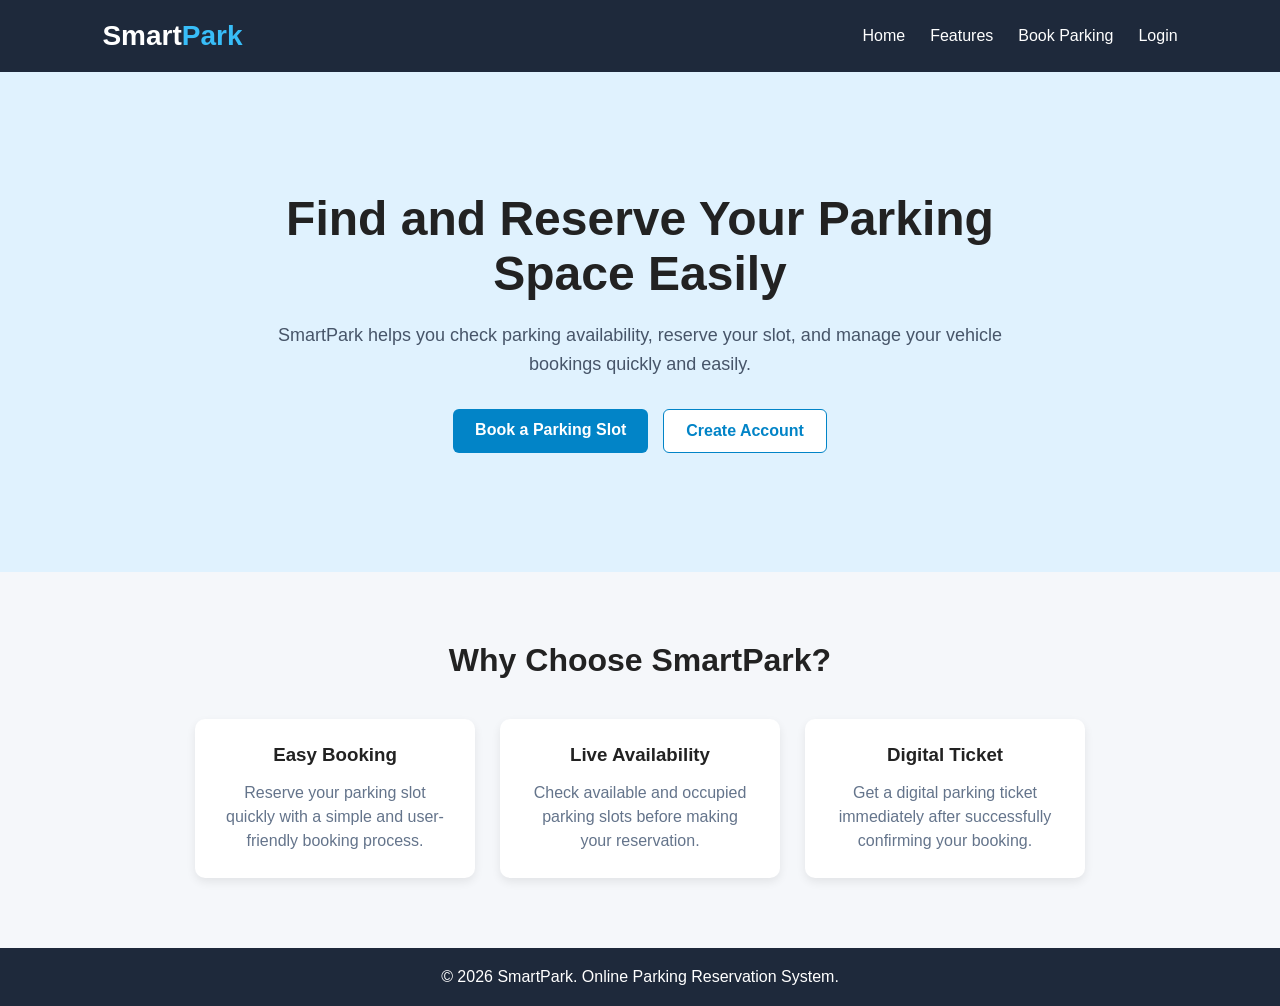
<file: index.html>
<!DOCTYPE html>
<html lang="en">

<head>
    <meta charset="UTF-8">
    <meta name="viewport" content="width=device-width, initial-scale=1.0">

    <title>SmartPark | Parking Reservation System</title>

    <link rel="stylesheet" href="css/style.css">
</head>

<body>

    <!-- Navigation Bar -->
    <header>

        <nav class="navbar">

            <div class="logo">
                Smart<span>Park</span>
            </div>

            <ul class="nav-links">
                <li><a href="index.html">Home</a></li>
                <li><a href="#features">Features</a></li>
                <li><a href="booking.html">Book Parking</a></li>
                <li><a href="login.html">Login</a></li>
            </ul>

        </nav>

    </header>


    <!-- Hero Section -->

    <section class="hero">

        <div class="hero-content">

            <h1>Find and Reserve Your Parking Space Easily</h1>

            <p>
                SmartPark helps you check parking availability,
                reserve your slot, and manage your vehicle bookings
                quickly and easily.
            </p>

            <div class="hero-buttons">

                <a href="booking.html" class="btn primary-btn">
                    Book a Parking Slot
                </a>

                <a href="register.html" class="btn secondary-btn">
                    Create Account
                </a>

            </div>

        </div>

    </section>


    <!-- Features Section -->

    <section class="features" id="features">

        <h2>Why Choose SmartPark?</h2>

        <div class="feature-container">

            <div class="feature-card">
                <h3>Easy Booking</h3>
                <p>
                    Reserve your parking slot quickly with a simple
                    and user-friendly booking process.
                </p>
            </div>


            <div class="feature-card">
                <h3>Live Availability</h3>
                <p>
                    Check available and occupied parking slots before
                    making your reservation.
                </p>
            </div>


            <div class="feature-card">
                <h3>Digital Ticket</h3>
                <p>
                    Get a digital parking ticket immediately after
                    successfully confirming your booking.
                </p>
            </div>

        </div>

    </section>


    <!-- Footer -->

    <footer>

        <p>
            © 2026 SmartPark. Online Parking Reservation System.
        </p>

    </footer>


    <script src="js/script.js"></script>

</body>

</html>
</file>
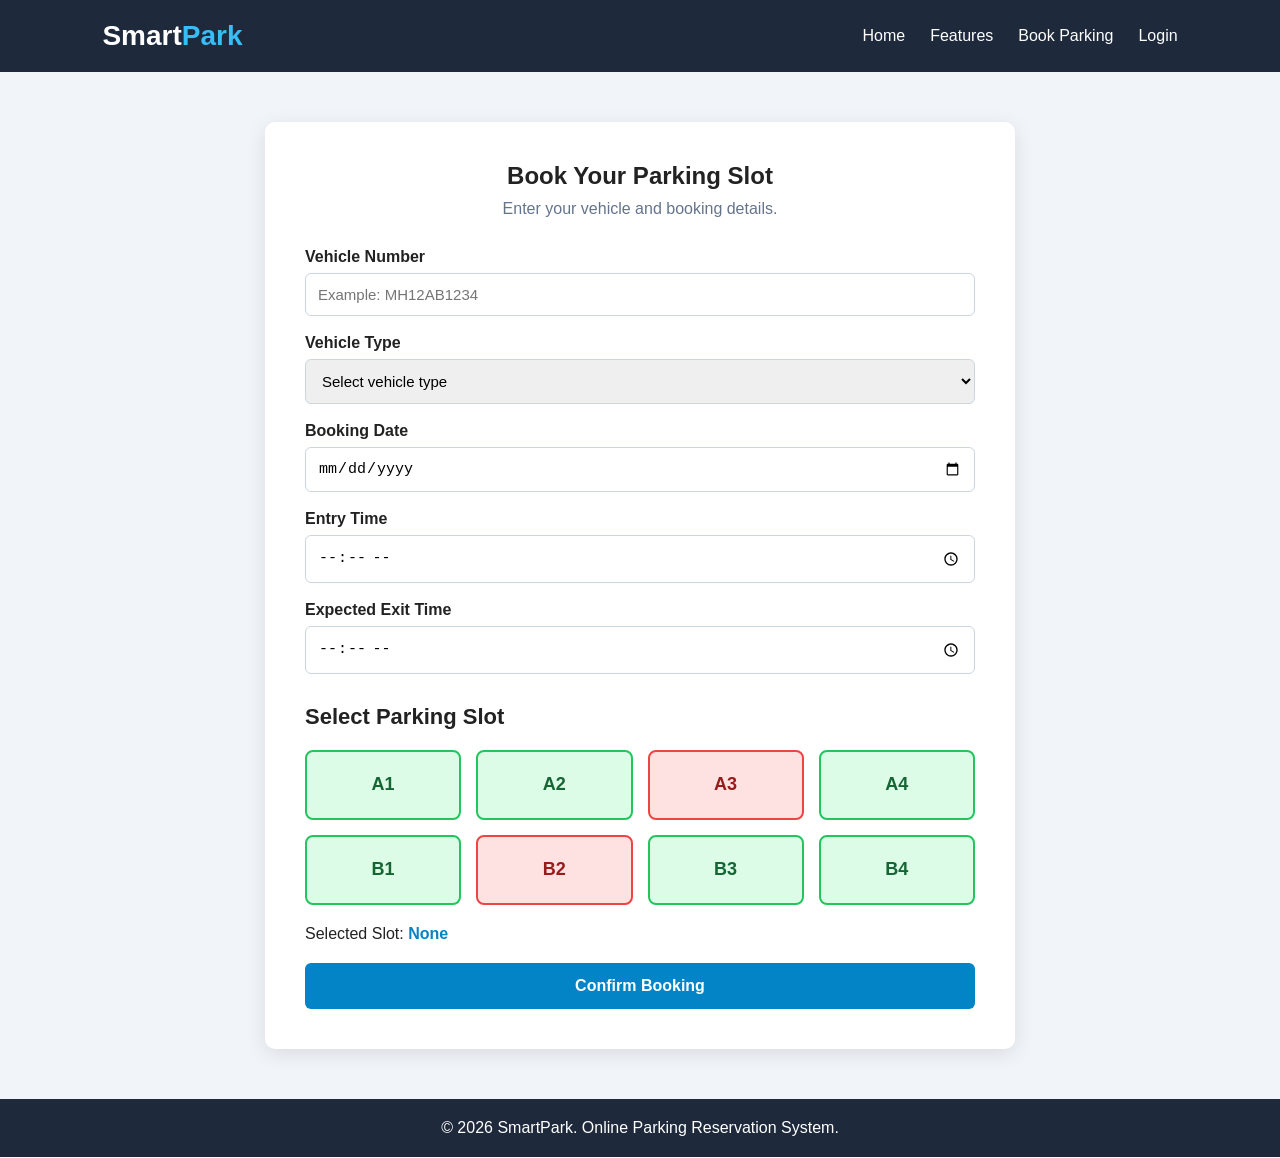
<file: booking.html>
<!DOCTYPE html>
<html lang="en">

<head>
    <meta charset="UTF-8">
    <meta name="viewport" content="width=device-width, initial-scale=1.0">

    <title>SmartPark | Book Parking</title>

    <link rel="stylesheet" href="css/style.css">
</head>

<body>

    <!-- Navigation Bar -->

    <header>

        <nav class="navbar">

            <div class="logo">
                Smart<span>Park</span>
            </div>

            <ul class="nav-links">
                <li><a href="index.html">Home</a></li>
                <li><a href="index.html#features">Features</a></li>
                <li><a href="booking.html">Book Parking</a></li>
                <li><a href="login.html">Login</a></li>
            </ul>

        </nav>

    </header>


    <!-- Booking Section -->

    <section class="booking-section">

        <div class="booking-container">

            <h1>Book Your Parking Slot</h1>

            <p class="booking-subtitle">
                Enter your vehicle and booking details.
            </p>


            <form id="bookingForm">

                <!-- Vehicle Number -->

                <div class="form-group">

                    <label for="vehicleNumber">
                        Vehicle Number
                    </label>

                    <input
                        type="text"
                        id="vehicleNumber"
                        name="vehicleNumber"
                        placeholder="Example: MH12AB1234"
                        required
                    >

                </div>


                <!-- Vehicle Type -->

                <div class="form-group">

                    <label for="vehicleType">
                        Vehicle Type
                    </label>

                    <select
                        id="vehicleType"
                        name="vehicleType"
                        required
                    >

                        <option value="">
                            Select vehicle type
                        </option>

                        <option value="car">
                            Car
                        </option>

                        <option value="bike">
                            Bike
                        </option>

                        <option value="scooter">
                            Scooter
                        </option>

                    </select>

                </div>


                <!-- Booking Date -->

                <div class="form-group">

                    <label for="bookingDate">
                        Booking Date
                    </label>

                    <input
                        type="date"
                        id="bookingDate"
                        name="bookingDate"
                        required
                    >

                </div>


                <!-- Entry Time -->

                <div class="form-group">

                    <label for="entryTime">
                        Entry Time
                    </label>

                    <input
                        type="time"
                        id="entryTime"
                        name="entryTime"
                        required
                    >

                </div>


                <!-- Exit Time -->

                <div class="form-group">

                    <label for="exitTime">
                        Expected Exit Time
                    </label>

                    <input
                        type="time"
                        id="exitTime"
                        name="exitTime"
                        required
                    >

                </div>


                <!-- Parking Slots -->

                <h2 class="slot-heading">
                    Select Parking Slot
                </h2>


                <div class="parking-slots">

                    <button
                        type="button"
                        class="parking-slot available"
                        data-slot="A1"
                    >
                        A1
                    </button>

                    <button
                        type="button"
                        class="parking-slot available"
                        data-slot="A2"
                    >
                        A2
                    </button>

                    <button
                        type="button"
                        class="parking-slot occupied"
                        disabled
                    >
                        A3
                    </button>

                    <button
                        type="button"
                        class="parking-slot available"
                        data-slot="A4"
                    >
                        A4
                    </button>


                    <button
                        type="button"
                        class="parking-slot available"
                        data-slot="B1"
                    >
                        B1
                    </button>

                    <button
                        type="button"
                        class="parking-slot occupied"
                        disabled
                    >
                        B2
                    </button>

                    <button
                        type="button"
                        class="parking-slot available"
                        data-slot="B3"
                    >
                        B3
                    </button>

                    <button
                        type="button"
                        class="parking-slot available"
                        data-slot="B4"
                    >
                        B4
                    </button>

                </div>


                <!-- Selected Slot -->

                <p class="selected-slot">

                    Selected Slot:
                    <strong id="selectedSlot">
                        None
                    </strong>

                </p>


                <!-- Confirm -->

                <button
                    type="submit"
                    class="booking-btn"
                >
                    Confirm Booking
                </button>

            </form>

        </div>

    </section>


    <!-- Footer -->

    <footer>

        <p>
            © 2026 SmartPark. Online Parking Reservation System.
        </p>

    </footer>


    <script src="js/booking.js"></script>

</body>

</html>
</file>
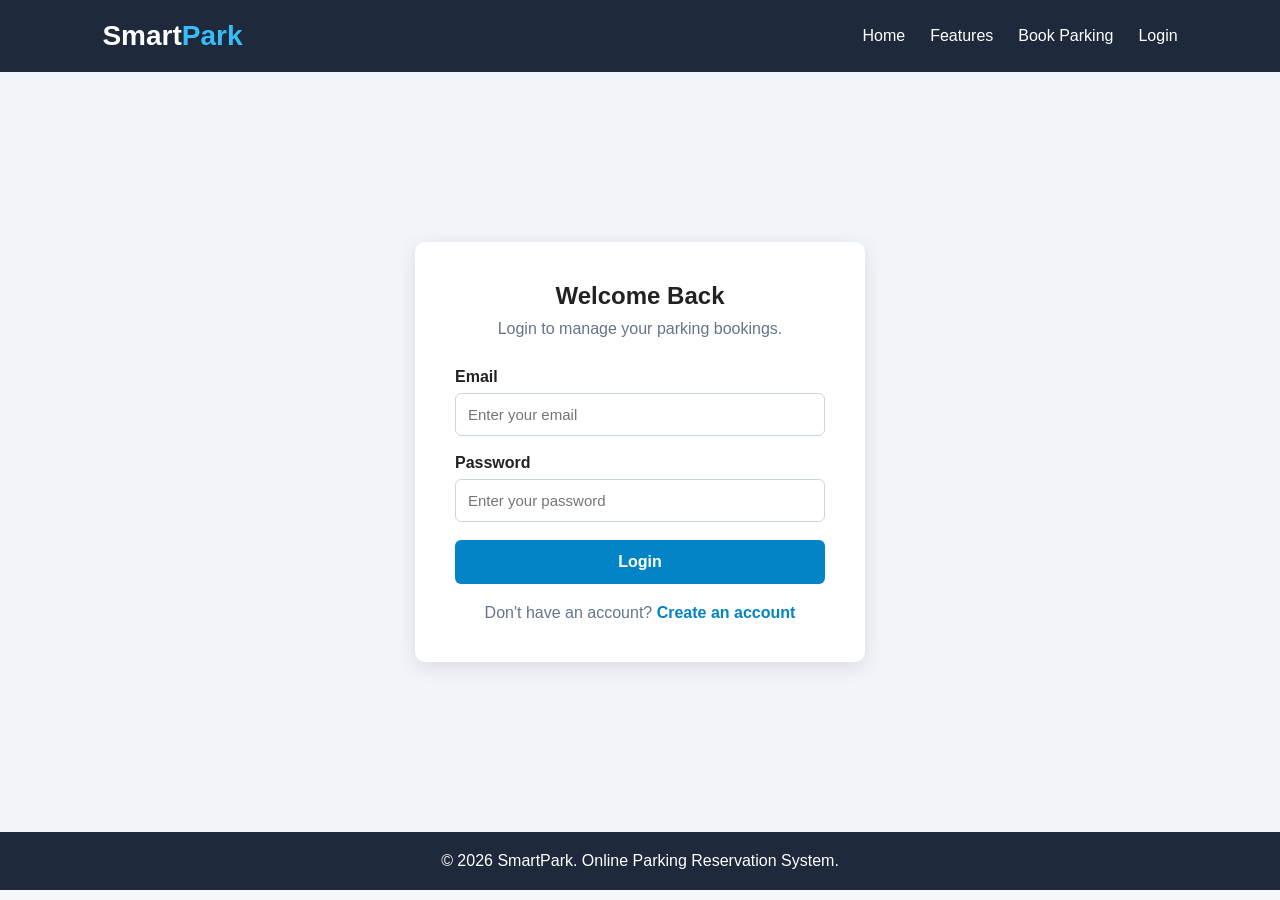
<file: login.html>
<!DOCTYPE html>
<html lang="en">

<head>
    <meta charset="UTF-8">
    <meta name="viewport" content="width=device-width, initial-scale=1.0">

    <title>SmartPark | Login</title>

    <link rel="stylesheet" href="css/style.css">
</head>

<body>

    <!-- Navigation Bar -->

    <header>

        <nav class="navbar">

            <div class="logo">
                Smart<span>Park</span>
            </div>

            <ul class="nav-links">
                <li><a href="index.html">Home</a></li>
                <li><a href="index.html#features">Features</a></li>
                <li><a href="booking.html">Book Parking</a></li>
                <li><a href="login.html">Login</a></li>
            </ul>

        </nav>

    </header>


    <!-- Login Section -->

    <section class="login-section">

        <div class="login-container">

            <h1>Welcome Back</h1>

            <p class="login-subtitle">
                Login to manage your parking bookings.
            </p>


            <form id="loginForm">

                <!-- Email -->

                <div class="form-group">

                    <label for="email">
                        Email
                    </label>

                    <input
                        type="email"
                        id="email"
                        name="email"
                        placeholder="Enter your email"
                        required
                    >

                </div>


                <!-- Password -->

                <div class="form-group">

                    <label for="password">
                        Password
                    </label>

                    <input
                        type="password"
                        id="password"
                        name="password"
                        placeholder="Enter your password"
                        required
                    >

                </div>


                <!-- Login Button -->

                <button
                    type="submit"
                    class="login-btn"
                >
                    Login
                </button>


                <p class="register-link">

                    Don't have an account?

                    <a href="register.html">
                        Create an account
                    </a>

                </p>

            </form>

        </div>

    </section>


    <!-- Footer -->

    <footer>

        <p>
            © 2026 SmartPark. Online Parking Reservation System.
        </p>

    </footer>


    <script src="js/script.js"></script>

</body>

</html>
</file>
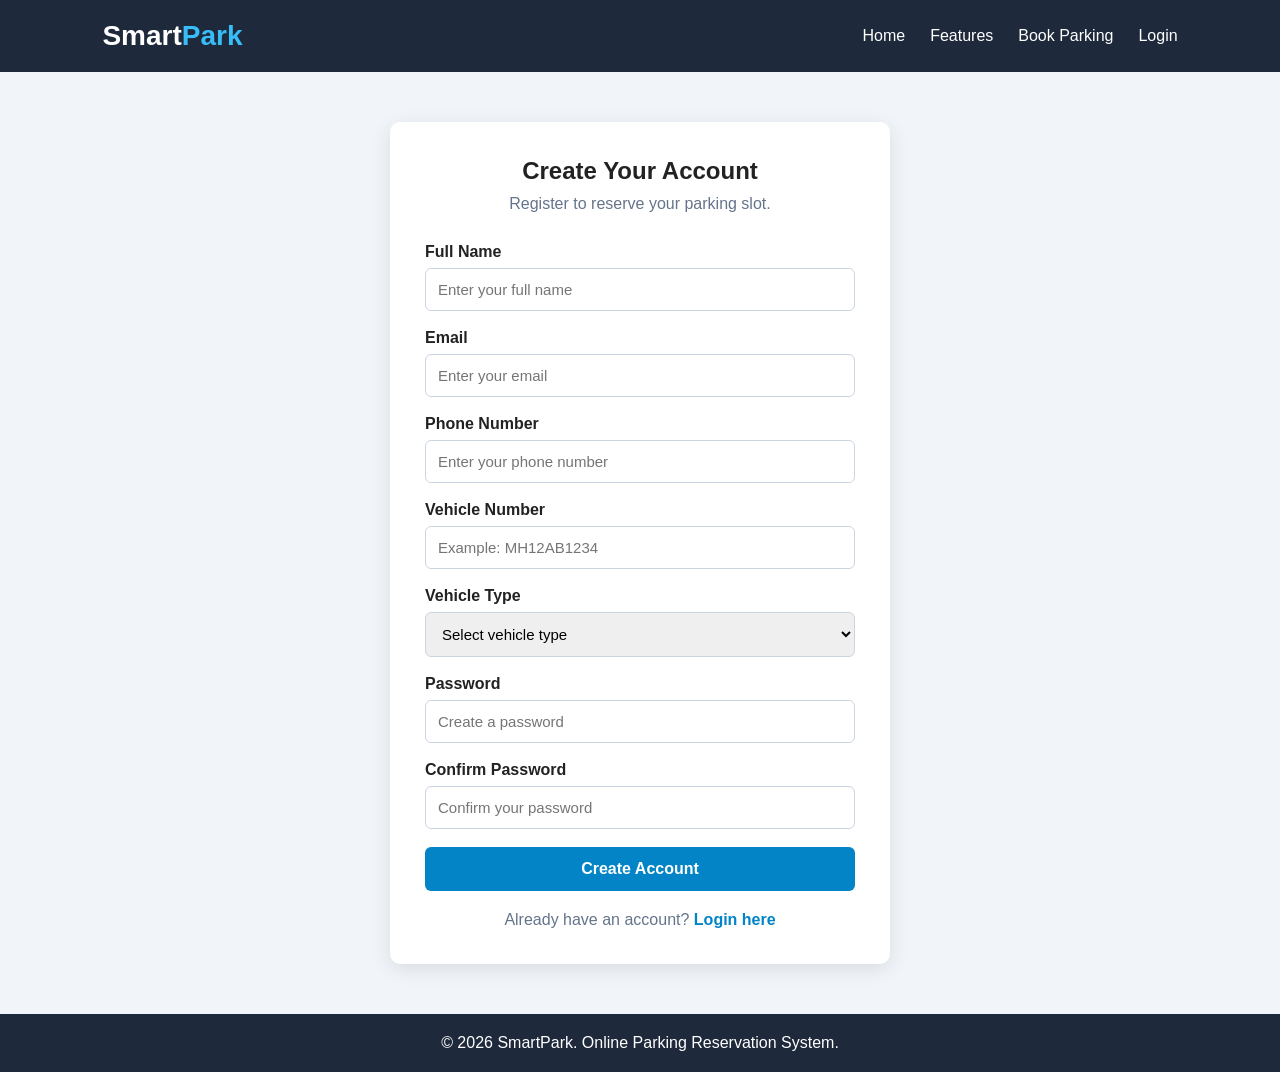
<file: register.html>
<!DOCTYPE html>
<html lang="en">

<head>
    <meta charset="UTF-8">
    <meta name="viewport" content="width=device-width, initial-scale=1.0">

    <title>SmartPark | Register</title>

    <link rel="stylesheet" href="css/style.css">
</head>

<body>

    <!-- Navigation Bar -->

    <header>

        <nav class="navbar">

            <div class="logo">
                Smart<span>Park</span>
            </div>

            <ul class="nav-links">
                <li><a href="index.html">Home</a></li>
                <li><a href="index.html#features">Features</a></li>
                <li><a href="booking.html">Book Parking</a></li>
                <li><a href="login.html">Login</a></li>
            </ul>

        </nav>

    </header>


    <!-- Registration Section -->

    <section class="register-section">

        <div class="register-container">

            <h1>Create Your Account</h1>

            <p class="register-subtitle">
                Register to reserve your parking slot.
            </p>


            <form id="registerForm">

                <!-- Name -->

                <div class="form-group">

                    <label for="name">
                        Full Name
                    </label>

                    <input
                        type="text"
                        id="name"
                        name="name"
                        placeholder="Enter your full name"
                        required
                    >

                </div>


                <!-- Email -->

                <div class="form-group">

                    <label for="email">
                        Email
                    </label>

                    <input
                        type="email"
                        id="email"
                        name="email"
                        placeholder="Enter your email"
                        required
                    >

                </div>


                <!-- Phone -->

                <div class="form-group">

                    <label for="phone">
                        Phone Number
                    </label>

                    <input
                        type="tel"
                        id="phone"
                        name="phone"
                        placeholder="Enter your phone number"
                        required
                    >

                </div>


                <!-- Vehicle Number -->

                <div class="form-group">

                    <label for="vehicleNumber">
                        Vehicle Number
                    </label>

                    <input
                        type="text"
                        id="vehicleNumber"
                        name="vehicleNumber"
                        placeholder="Example: MH12AB1234"
                        required
                    >

                </div>


                <!-- Vehicle Type -->

                <div class="form-group">

                    <label for="vehicleType">
                        Vehicle Type
                    </label>

                    <select id="vehicleType" name="vehicleType" required>

                        <option value="">
                            Select vehicle type
                        </option>

                        <option value="car">
                            Car
                        </option>

                        <option value="bike">
                            Bike
                        </option>

                        <option value="scooter">
                            Scooter
                        </option>

                    </select>

                </div>


                <!-- Password -->

                <div class="form-group">

                    <label for="password">
                        Password
                    </label>

                    <input
                        type="password"
                        id="password"
                        name="password"
                        placeholder="Create a password"
                        required
                    >

                </div>


                <!-- Confirm Password -->

                <div class="form-group">

                    <label for="confirmPassword">
                        Confirm Password
                    </label>

                    <input
                        type="password"
                        id="confirmPassword"
                        name="confirmPassword"
                        placeholder="Confirm your password"
                        required
                    >

                </div>


                <!-- Submit -->

                <button
                    type="submit"
                    class="register-btn"
                >
                    Create Account
                </button>


                <p class="login-link">

                    Already have an account?

                    <a href="login.html">
                        Login here
                    </a>

                </p>

            </form>

        </div>

    </section>


    <footer>

        <p>
            © 2026 SmartPark. Online Parking Reservation System.
        </p>

    </footer>


    <script src="js/script.js"></script>

</body>

</html>
</file>
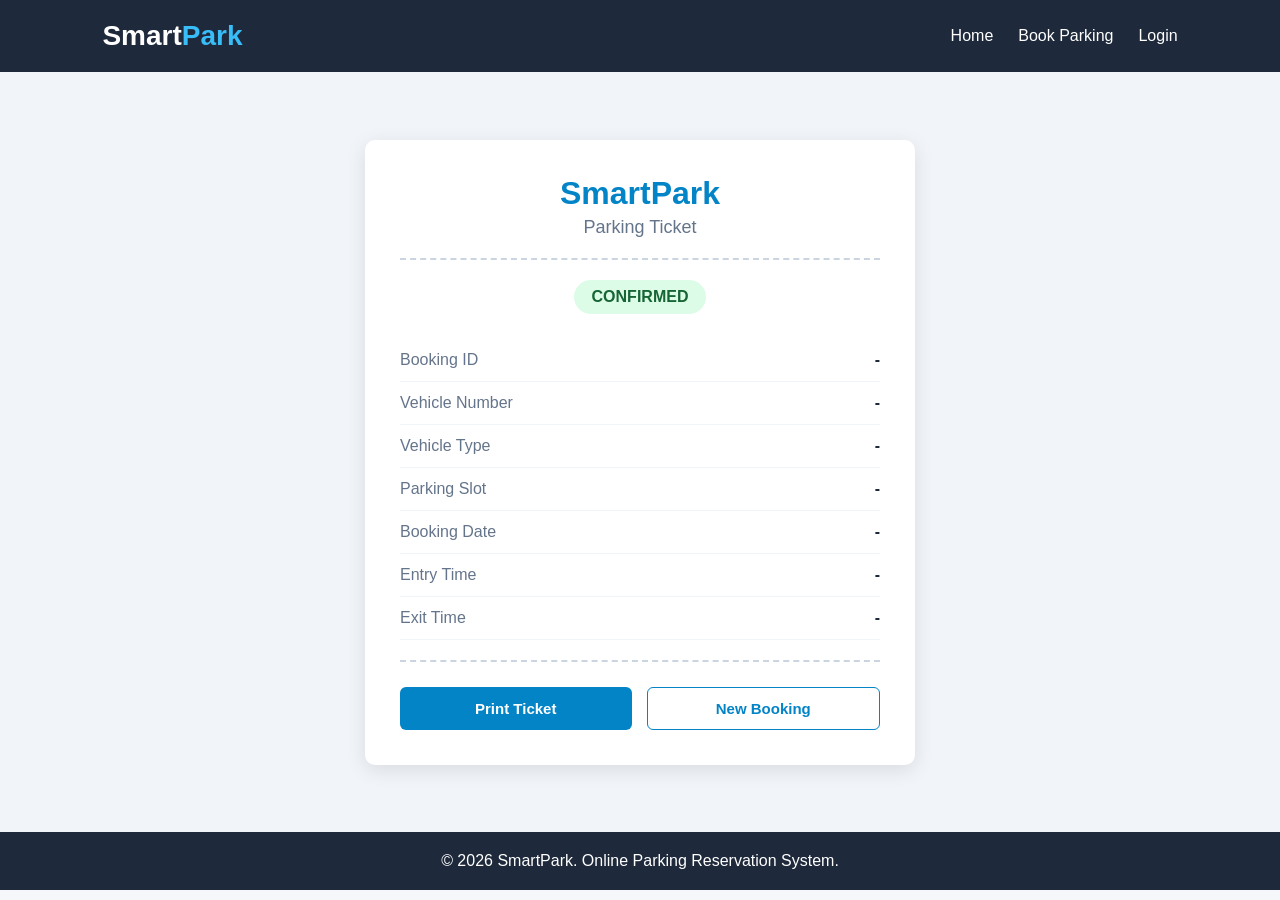
<file: ticket.html>
<!DOCTYPE html>
<html lang="en">

<head>
    <meta charset="UTF-8">
    <meta name="viewport" content="width=device-width, initial-scale=1.0">

    <title>SmartPark | Parking Ticket</title>

    <link rel="stylesheet" href="css/style.css">
</head>

<body>

    <!-- Navigation Bar -->

    <header>

        <nav class="navbar">

            <div class="logo">
                Smart<span>Park</span>
            </div>

            <ul class="nav-links">
                <li><a href="index.html">Home</a></li>
                <li><a href="booking.html">Book Parking</a></li>
                <li><a href="login.html">Login</a></li>
            </ul>

        </nav>

    </header>


    <!-- Ticket Section -->

    <section class="ticket-section">

        <div class="ticket-container">

            <div class="ticket-header">

                <h1>SmartPark</h1>

                <p>Parking Ticket</p>

            </div>


            <div class="ticket-status">
                CONFIRMED
            </div>


            <div class="ticket-details">

                <div class="ticket-row">
                    <span>Booking ID</span>
                    <strong id="ticketBookingId">-</strong>
                </div>

                <div class="ticket-row">
                    <span>Vehicle Number</span>
                    <strong id="ticketVehicleNumber">-</strong>
                </div>

                <div class="ticket-row">
                    <span>Vehicle Type</span>
                    <strong id="ticketVehicleType">-</strong>
                </div>

                <div class="ticket-row">
                    <span>Parking Slot</span>
                    <strong id="ticketSlot">-</strong>
                </div>

                <div class="ticket-row">
                    <span>Booking Date</span>
                    <strong id="ticketDate">-</strong>
                </div>

                <div class="ticket-row">
                    <span>Entry Time</span>
                    <strong id="ticketEntryTime">-</strong>
                </div>

                <div class="ticket-row">
                    <span>Exit Time</span>
                    <strong id="ticketExitTime">-</strong>
                </div>

            </div>


            <div class="ticket-actions">

                <button
                    type="button"
                    class="print-btn"
                    onclick="window.print()"
                >
                    Print Ticket
                </button>

                <a
                    href="booking.html"
                    class="new-booking-btn"
                >
                    New Booking
                </a>

            </div>

        </div>

    </section>


    <footer>

        <p>
            © 2026 SmartPark. Online Parking Reservation System.
        </p>

    </footer>


    <script src="js/ticket.js"></script>

</body>

</html>
</file>
<file: css/style.css>
* {
  margin: 0;
  padding: 0;
  box-sizing: border-box;
}

body {
  font-family: Arial, sans-serif;
  background-color: #f5f7fa;
  color: #222;
}

/* Navigation */

.navbar {
  display: flex;
  justify-content: space-between;
  align-items: center;

  padding: 20px 8%;

  background-color: #1e293b;
}

.logo {
  font-size: 28px;
  font-weight: bold;
  color: white;
}

.logo span {
  color: #38bdf8;
}

.nav-links {
  display: flex;
  list-style: none;
  gap: 25px;
}

.nav-links a {
  color: white;
  text-decoration: none;
  font-size: 16px;
}

.nav-links a:hover {
  color: #38bdf8;
}

/* Hero Section */

.hero {
  min-height: 500px;

  display: flex;
  align-items: center;
  justify-content: center;

  text-align: center;

  padding: 40px 10%;

  background-color: #e0f2fe;
}

.hero-content {
  max-width: 750px;
}

.hero h1 {
  font-size: 48px;
  margin-bottom: 20px;
}

.hero p {
  font-size: 18px;
  line-height: 1.6;

  margin-bottom: 30px;

  color: #475569;
}

/* Buttons */

.hero-buttons {
  display: flex;
  justify-content: center;
  gap: 15px;
}

.btn {
  padding: 12px 22px;

  text-decoration: none;

  border-radius: 6px;

  font-weight: bold;
}

.primary-btn {
  background-color: #0284c7;
  color: white;
}

.primary-btn:hover {
  background-color: #0369a1;
}

.secondary-btn {
  background-color: white;
  color: #0284c7;

  border: 1px solid #0284c7;
}

/* Features */

.features {
  padding: 70px 10%;

  text-align: center;
}

.features h2 {
  font-size: 32px;

  margin-bottom: 40px;
}

.feature-container {
  display: flex;

  justify-content: center;

  gap: 25px;

  flex-wrap: wrap;
}

.feature-card {
  width: 280px;

  padding: 25px;

  background-color: white;

  border-radius: 10px;

  box-shadow: 0 4px 10px rgba(0, 0, 0, 0.08);
}

.feature-card h3 {
  margin-bottom: 15px;
}

.feature-card p {
  color: #64748b;
  line-height: 1.5;
}

/* Footer */

footer {
  background-color: #1e293b;

  color: white;

  text-align: center;

  padding: 20px;
}

/* Responsive Design */

@media (max-width: 768px) {
  .navbar {
    flex-direction: column;
    gap: 15px;
  }

  .nav-links {
    gap: 15px;
    flex-wrap: wrap;
    justify-content: center;
  }

  .hero h1 {
    font-size: 34px;
  }

  .hero-buttons {
    flex-direction: column;
    align-items: center;
  }
}

/* =========================
   Registration Page
   ========================= */

.register-section {
  min-height: calc(100vh - 140px);

  display: flex;
  justify-content: center;
  align-items: center;

  padding: 50px 20px;

  background-color: #f1f5f9;
}

.register-container {
  width: 100%;
  max-width: 500px;

  background-color: white;

  padding: 35px;

  border-radius: 10px;

  box-shadow: 0 5px 20px rgba(0, 0, 0, 0.1);
}

.register-container h1 {
  text-align: center;

  margin-bottom: 10px;
}

.register-subtitle {
  text-align: center;

  color: #64748b;

  margin-bottom: 30px;
}

/* Form */

.form-group {
  margin-bottom: 18px;
}

.form-group label {
  display: block;

  margin-bottom: 7px;

  font-weight: bold;
}

.form-group input,
.form-group select {
  width: 100%;

  padding: 12px;

  border: 1px solid #cbd5e1;

  border-radius: 6px;

  font-size: 15px;

  outline: none;
}

.form-group input:focus,
.form-group select:focus {
  border-color: #0284c7;
}

/* Register Button */

.register-btn {
  width: 100%;

  padding: 13px;

  border: none;

  border-radius: 6px;

  background-color: #0284c7;

  color: white;

  font-size: 16px;

  font-weight: bold;

  cursor: pointer;
}

.register-btn:hover {
  background-color: #0369a1;
}

/* Login Link */

.login-link {
  text-align: center;

  margin-top: 20px;

  color: #64748b;
}

.login-link a {
  color: #0284c7;

  text-decoration: none;

  font-weight: bold;
}

/* =========================
   Login Page
   ========================= */

.login-section {
  min-height: calc(100vh - 140px);

  display: flex;
  justify-content: center;
  align-items: center;

  padding: 50px 20px;

  background-color: #f1f5f9;
}

.login-container {
  width: 100%;
  max-width: 450px;

  background-color: white;

  padding: 40px;

  border-radius: 10px;

  box-shadow: 0 5px 20px rgba(0, 0, 0, 0.1);
}

.login-container h1 {
  text-align: center;

  margin-bottom: 10px;
}

.login-subtitle {
  text-align: center;

  color: #64748b;

  margin-bottom: 30px;
}

/* Login Button */

.login-btn {
  width: 100%;

  padding: 13px;

  border: none;

  border-radius: 6px;

  background-color: #0284c7;

  color: white;

  font-size: 16px;

  font-weight: bold;

  cursor: pointer;
}

.login-btn:hover {
  background-color: #0369a1;
}

/* Register Link */

.register-link {
  text-align: center;

  margin-top: 20px;

  color: #64748b;
}

.register-link a {
  color: #0284c7;

  text-decoration: none;

  font-weight: bold;
}

/* =========================
   Booking Page
   ========================= */

.booking-section {
  min-height: calc(100vh - 140px);

  padding: 50px 20px;

  background-color: #f1f5f9;
}

.booking-container {
  width: 100%;
  max-width: 750px;

  margin: auto;

  background-color: white;

  padding: 40px;

  border-radius: 10px;

  box-shadow: 0 5px 20px rgba(0, 0, 0, 0.1);
}

.booking-container h1 {
  text-align: center;

  margin-bottom: 10px;
}

.booking-subtitle {
  text-align: center;

  color: #64748b;

  margin-bottom: 30px;
}

/* Parking Slots */

.slot-heading {
  margin-top: 30px;
  margin-bottom: 20px;

  font-size: 22px;
}

.parking-slots {
  display: grid;

  grid-template-columns: repeat(4, 1fr);

  gap: 15px;

  margin-bottom: 20px;
}

.parking-slot {
  height: 70px;

  border-radius: 8px;

  font-size: 18px;

  font-weight: bold;

  cursor: pointer;

  border: 2px solid;
}

/* Available */

.parking-slot.available {
  background-color: #dcfce7;

  border-color: #22c55e;

  color: #166534;
}

/* Available Hover */

.parking-slot.available:hover {
  background-color: #bbf7d0;
}

/* Selected */

.parking-slot.selected {
  background-color: #0284c7;

  border-color: #0369a1;

  color: white;
}

/* Occupied */

.parking-slot.occupied {
  background-color: #fee2e2;

  border-color: #ef4444;

  color: #991b1b;

  cursor: not-allowed;
}

/* Selected Slot */

.selected-slot {
  margin: 20px 0;

  font-size: 16px;
}

#selectedSlot {
  color: #0284c7;
}

/* Booking Button */

.booking-btn {
  width: 100%;

  padding: 14px;

  border: none;

  border-radius: 6px;

  background-color: #0284c7;

  color: white;

  font-size: 16px;

  font-weight: bold;

  cursor: pointer;
}

.booking-btn:hover {
  background-color: #0369a1;
}

/* Responsive */

@media (max-width: 600px) {
  .booking-container {
    padding: 25px;
  }

  .parking-slots {
    grid-template-columns: repeat(2, 1fr);
  }
}

/* =========================
   Ticket Page
   ========================= */

.ticket-section {
  min-height: calc(100vh - 140px);

  display: flex;
  justify-content: center;
  align-items: center;

  padding: 50px 20px;

  background-color: #f1f5f9;
}

.ticket-container {
  width: 100%;
  max-width: 550px;

  background-color: white;

  border-radius: 10px;

  padding: 35px;

  box-shadow: 0 5px 20px rgba(0, 0, 0, 0.1);
}

/* Ticket Header */

.ticket-header {
  text-align: center;

  border-bottom: 2px dashed #cbd5e1;

  padding-bottom: 20px;

  margin-bottom: 20px;
}

.ticket-header h1 {
  font-size: 32px;

  color: #0284c7;
}

.ticket-header p {
  margin-top: 5px;

  color: #64748b;

  font-size: 18px;
}

/* Status */

.ticket-status {
  width: fit-content;

  margin: 0 auto 25px;

  padding: 8px 18px;

  border-radius: 20px;

  background-color: #dcfce7;

  color: #166534;

  font-weight: bold;
}

/* Ticket Details */

.ticket-details {
  border-bottom: 2px dashed #cbd5e1;

  padding-bottom: 20px;
}

.ticket-row {
  display: flex;

  justify-content: space-between;

  gap: 20px;

  padding: 12px 0;

  border-bottom: 1px solid #f1f5f9;
}

.ticket-row span {
  color: #64748b;
}

.ticket-row strong {
  color: #1e293b;

  text-align: right;
}

/* Buttons */

.ticket-actions {
  display: flex;

  gap: 15px;

  margin-top: 25px;
}

.print-btn,
.new-booking-btn {
  flex: 1;

  padding: 12px;

  border-radius: 6px;

  font-size: 15px;

  font-weight: bold;

  text-align: center;

  cursor: pointer;

  text-decoration: none;
}

.print-btn {
  border: none;

  background-color: #0284c7;

  color: white;
}

.print-btn:hover {
  background-color: #0369a1;
}

.new-booking-btn {
  border: 1px solid #0284c7;

  color: #0284c7;

  background-color: white;
}

.new-booking-btn:hover {
  background-color: #e0f2fe;
}

/* Mobile */

@media (max-width: 600px) {
  .ticket-container {
    padding: 25px;
  }

  .ticket-row {
    flex-direction: column;

    gap: 5px;
  }

  .ticket-row strong {
    text-align: left;
  }

  .ticket-actions {
    flex-direction: column;
  }
}

/* Print */

@media print {
  .navbar,
  footer,
  .ticket-actions {
    display: none;
  }

  .ticket-section {
    background-color: white;

    padding: 0;
  }

  .ticket-container {
    box-shadow: none;

    max-width: 100%;
  }
}
</file>
